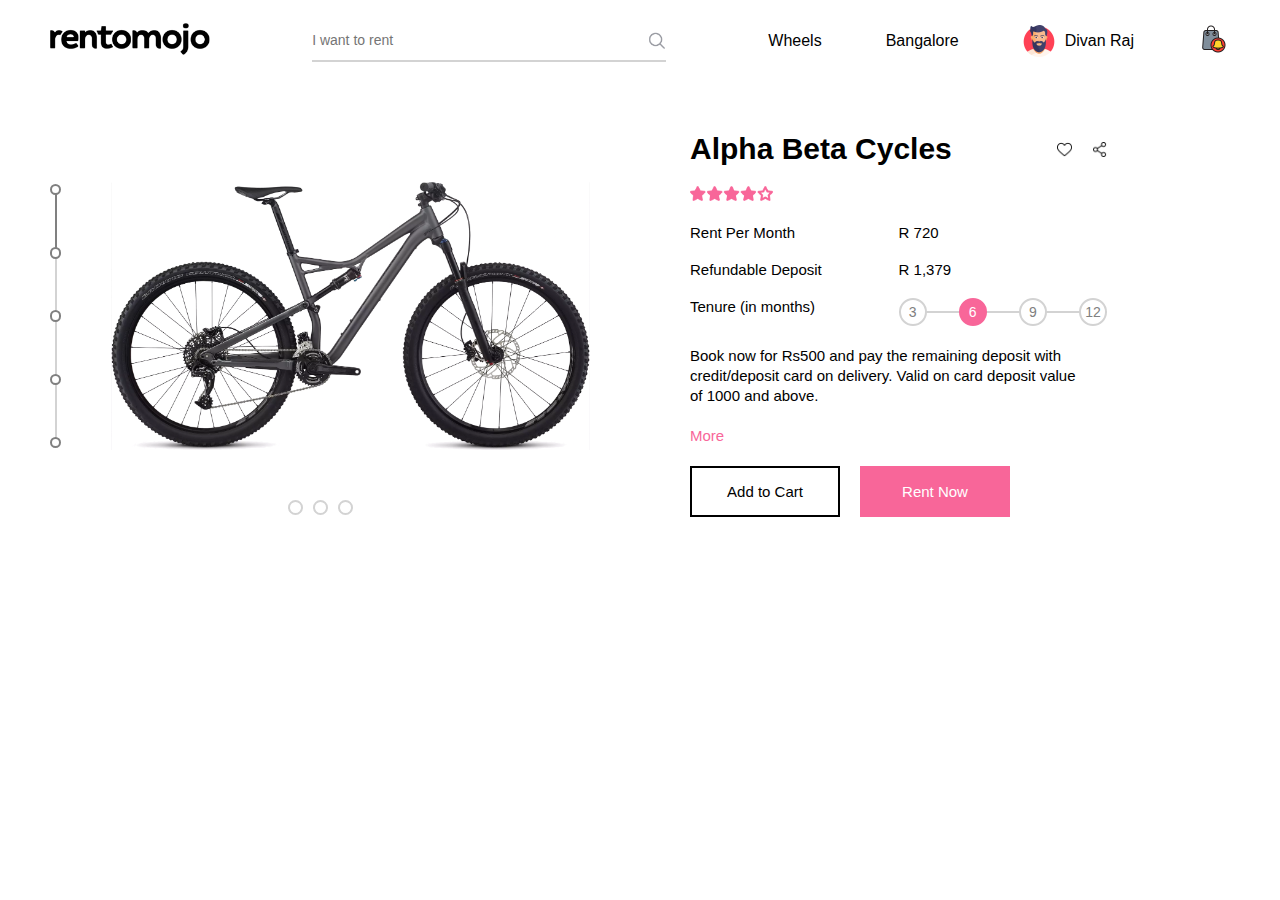
<file: Rentomojo/index.html>
<!DOCTYPE html>
<html lang="en">
<head>
    <meta charset="UTF-8">
    <meta name="viewport" content="width=device-width, initial-scale=1.0">
    <title>Rentomojo</title>
    <link rel="stylesheet" href="style.css">
</head>
<body>

    <!-- Header Section -->
    <header>
        <div class="logo-container">
            <img src="images/logo.png" alt="" class="logo">
        </div>
        <div class="search-bar">
            <input type="search" name="" id="" placeholder="I want to rent">
            <img src="images/search.png" alt="" class="icon">
        </div>
        <nav>
            <li><a href="#">Wheels</a></li>
            <li><a href="#">Bangalore</a></li>
            <li>
                <a href="#" class="user-profile">
                    <img src="images/man.png" alt="" class="icon">
                    <span>Divan Raj</span>
                </a>
            </li>
            <li>
                <a href="#" class="cart">
                    <img src="images/bag (1).png" alt="" class="icon">
                </a>
            </li>
        </nav>
    </header>

    <!-- Main Content -->
    <main>
        <div>
            <div class="left-content">
                <div class="connecting-dots">
                   <input type="radio" name="conncted">
                   <input type="radio" name="conncted">
                   <input type="radio" name="conncted">
                   <input type="radio" name="conncted">
                   <input type="radio" name="conncted">
                </div>
    
                <div class="product-image">
                    <img src="images/bicycle.png" alt="">
                </div>
            </div>
            <div class="radios">
                <input type="radio" name="product" id="">
                <input type="radio" name="product" id="">
                <input type="radio" name="product" id="">
            </div>
        </div>

        <div class="text">
            <div class="heading">
                <h1>Alpha Beta Cycles</h1>
                
                <div>
                    <img src="images/heart.png" alt="" class="icon">
                    <img src="images/share.png" alt="" class="icon">
                </div>

            </div>
                
            <div class="rating-container">
                <img src="images/rating.png" alt="" class="rating">
            </div>

            <div class="with-span">
                <span>Rent Per Month</span>
                <span>R 720</span>
            </div>
            
            <div class="with-span">
                <span>Refundable Deposit</span>
                <span>R 1,379</span>
            </div>

            <div class="with-span">
                <span>Tenure (in months)</span>
                <span class="num-container">
                    <div class="num">3</div>
                    <div class="num active-num">6</div>
                    <div class="num">9</div>
                    <div class="num">12</div>
                </span>
            </div>

            <p>
                Book now for Rs500 and pay the remaining deposit with credit/deposit card on delivery. Valid on card deposit value of 1000 and above.
                <br>
                <br>
                <a href="#" class="more">More</a>
            </p>


            <div class="cta">
                <a href="#" class="secondary">Add to Cart</a>
                <a href="#" class="primary">Rent Now</a>
            </div>
        </div>
     </main>
</body>
</html>
</file>
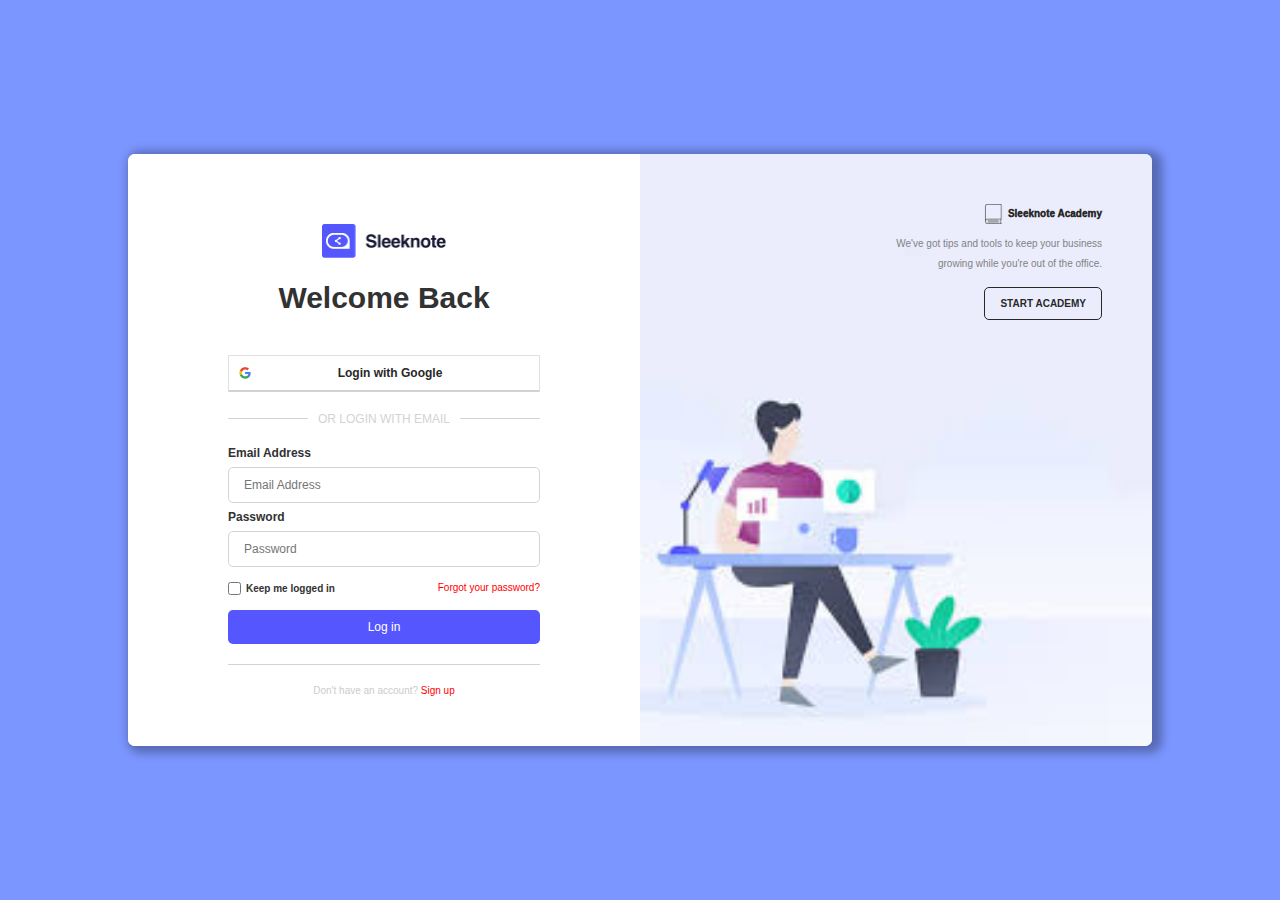
<file: Sleeknote/index.html>
<!DOCTYPE html>
<html lang="en">
<head>
    <meta charset="UTF-8">
    <meta name="viewport" content="width=device-width, initial-scale=1.0">
    <link rel="stylesheet" href="style.css">
    <title>Sleeknote Academy</title>
    <script src="script.js"></script>
</head>
<body>
    <main class="main">
        <div class="left-text">
            <div class="first-sleeknote-image">
                <img src="Sleeknote-logo-agillic.webp" alt="sleeknote-logo"
                width="40%">
            </div>
            <h1>Welcome Back</h1>
    
            <div class="google-login">
                <img src="Google-icon-PNG.png" alt="google-icon">
                <a href="#">Login with Google</a>
                <div> </div>
            </div>
            <div class="sub-header">
                <span>Or login with email</span>
                <hr class="line">
            </div>
            <form action="">
                <div>
                    <label for="email">Email Address</label>
                    <input type="email" name="email" placeholder="Email Address" id="email" class="text-input">
                </div>

                <div>
                    <label for="password">Password</label><br>
                    <input type="password" name="password" id="password" placeholder="Password" class="text-input">
                </div>

                <div class="stay-signed-in">
                       <div>
                            <input type="checkbox" name="signed-in" id="signed-in">
                             <label for="signed-in">Keep me logged in</label>
                       </div>
                        <a href="#" class="color-red">Forgot your password?</a>
                </div>

                <input type="submit" value="Log in" onclick="rowReverse()">
                <hr>

                <div class="sign-up">
                    <span>Don't have an account? <a href="#" class="color-red">Sign up</a></span>
                </div>
            </form>
        </div>
        <div class="right-image">
            <div>
                <!-- <img src="sleeknote" alt=""> -->
                <div class="text-on-image">
                    
                    <div class="book-icon">
                        <img src="book.png" alt="Book icon">
                        <h4>Sleeknote Academy</h4>
                    </div>
                    <p>
                        We've got tips and tools to keep your business growing while you're out of the office.
                    </p>
                    <a href="#">Start Academy</a>
                </div>
            </div>
        </div>
    </main>
</body>
</html>
</file>
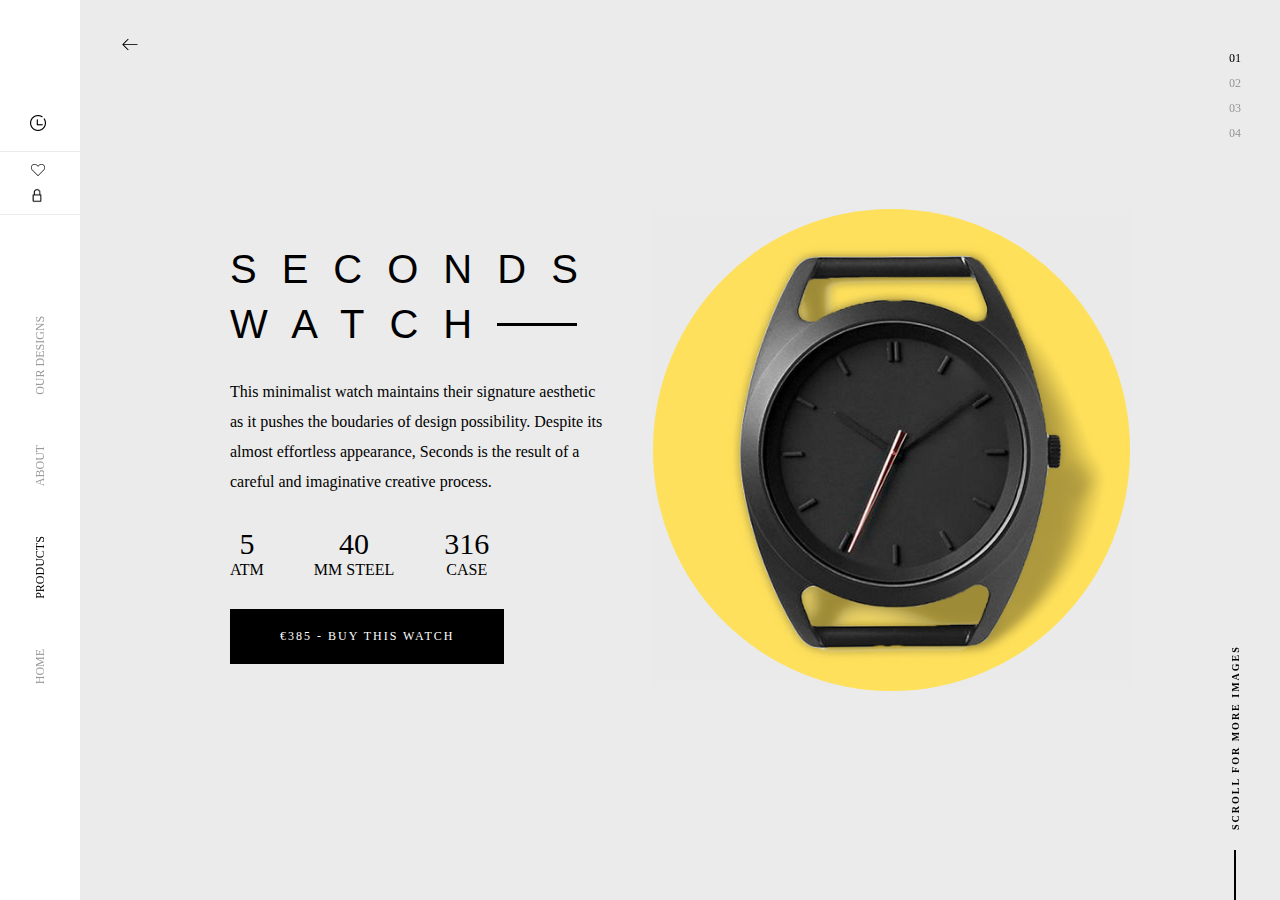
<file: Watch/index.html>
<!DOCTYPE html>
<html lang="en">
<head>
    <meta charset="UTF-8">
    <meta name="viewport" content="width=device-width, initial-scale=1.0">
    <title>Seconds Watch</title>
    <link rel="stylesheet" href="style.css">
</head>
<body>
    
    <!-- Navigation Bar -->
    <div class="nav-bar">
        <div></div>

        <!-- Navigation Bar Links -->
        <div class="nav-links">
            <li>
                <a href="#">Home</a>
            </li>

            <li>
                <a href="#" class="active">Products</a>
            </li>

            <li>
                <a href="#">About</a>
            </li>

            <li>
                <a href="#">Our Designs</a>
            </li>
        </div>
        <!-- Navigation Bar Icons -->
        <div class="nav-icons">
            <div class="user-actions">
                <div>
                    <img src="lock.png" alt="lock-icon" width="16px">
                </div>
                <div>
                    <img src="free-heart-icon-3510-thumb.png" alt="heart-icon" width="16px">
                </div>
            </div>
            <div>
                <img src="clock_179104.png" alt="history-icon" width="16px">
            </div>
        </div>
  </div>

  
  <!-- Content -->
  <main>
      <!-- Return Icon -->
      <div class="back-icon">
          <img src="back.png" alt="back-icon" width="20px">
      </div>
      
    <!-- Main Content -->
    <div class="main-content">
        <div class="text">
            <div class="heading">
                <h1>Seconds</h1>
                <div class="text-with-line">
                    <h1>watch</h1>
                    <hr>
                </div>
            </div>

            <p>
                This minimalist watch maintains their signature aesthetic as it pushes the boudaries of design possibility. Despite its almost effortless appearance, Seconds is the result of a careful and imaginative creative process.
            </p>

            <div class="item-descr">
                <div>
                    <div class="num">5</div>
                    <div>ATM</div>
                </div>

                <div>
                    <div class="num">40</div>
                    <div>MM STEEL</div>
                </div>

                <div>
                    <div class="num">316</div>
                    <div>CASE</div>
                </div>
            </div>

            <a href="#" class="cta">€385 - Buy This Watch</a>

        </div>

        <div class="main-img">
                <img src="watch.png" alt="" width="100%">            
        </div>
    </div>

    <div class="pages">
        <ul class="nav-links">
            <li class="active">01</li>
            <li>02</li>
            <li>03</li>
            <li>04</li>
        </ul>
    
        <span>Scroll For More Images <hr></span>
    </div>
</main>

</body>
</html>
</file>
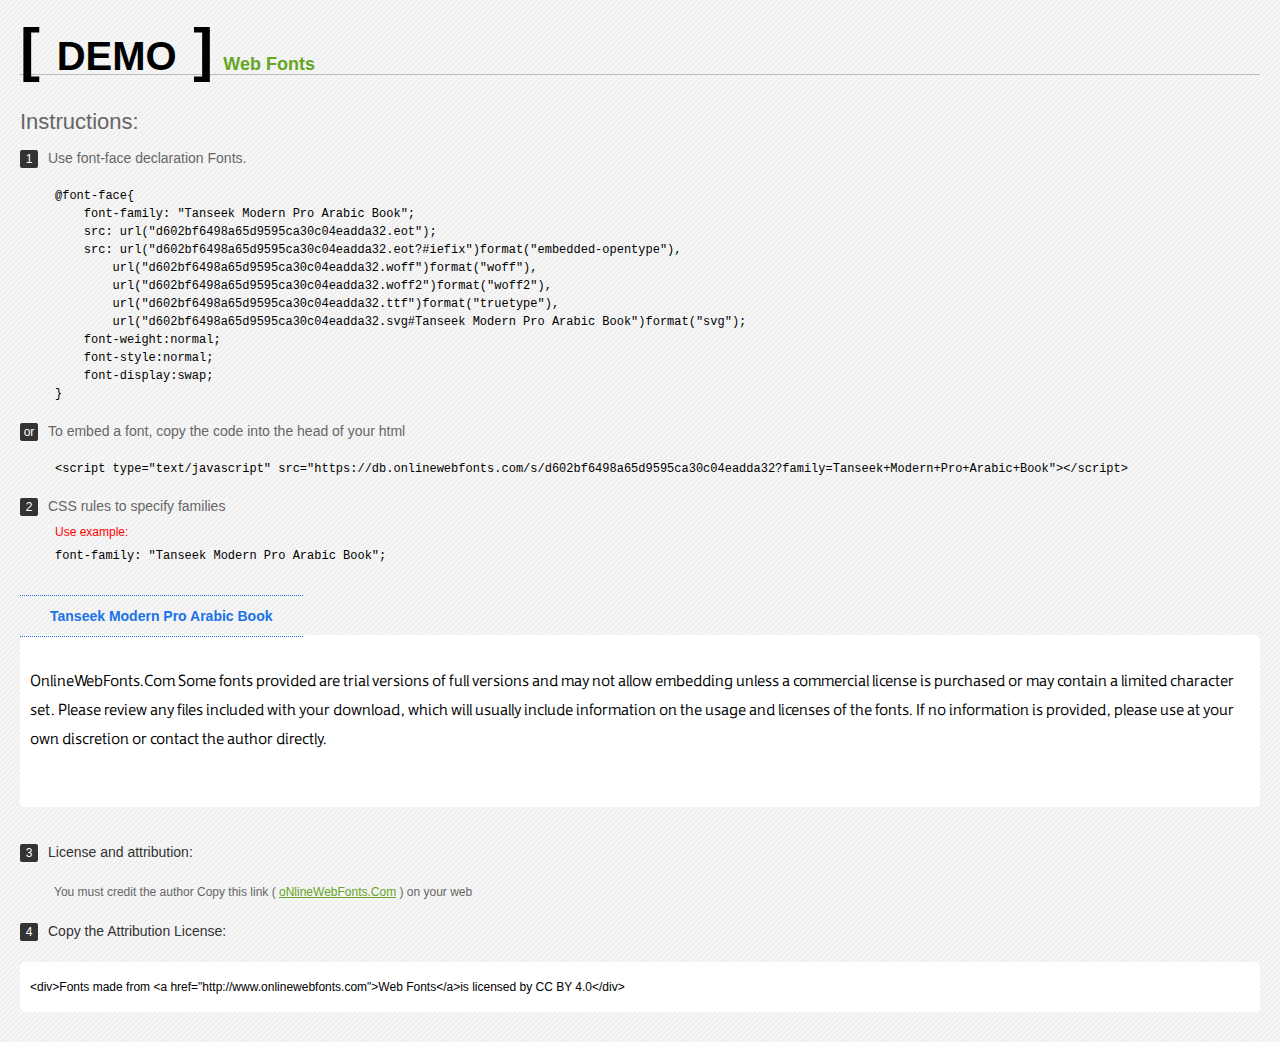
<file: Watch/Tanseek Modern Pro Arabic Book/Web Fonts/Web Fonts Demo.html>
<!doctype html>
<html>
<head>
<meta charset="utf-8">
<title>Tanseek Modern Pro Arabic Book Fonts Demo</title>
<style type="text/css">
*{margin:0;padding:0;list-style-type:none;}body{font-family:Arial,Helvetica,sans-serif;line-height:1.5;font-size:16px;padding:20px;color:#333;background-image:url([data-uri]);}a{color:#66A523;}a:hover,.g:hover{opacity:0.7;}h1{font-size:60px;border-bottom:1px solid #bbb;line-height:20px;color:#000;text-transform:uppercase;margin-top:20px;}h1 a{font-size:18px;color:#66A523;text-decoration:none;text-transform:capitalize;margin-left:10px;}h1 font{font-size:40px;}.info{float:left;font-size:14px;margin-top:30px;color:#666;}.info .inst{font-size:22px;margin-bottom:10px;}.info span,.by span{color:#fff;border-radius:2px;display:inline-block;width:18px;height:18px;text-align:center;margin-right:10px;background-color:#333333;font-size:12px;line-height:18px;}.info .exs{font-size:12px;color:#666;margin-left:35px;display:block;}.info .exs font{color:#f00;line-height:30px;}.demo{float:left;width:100%;height:auto;padding-bottom:10px;margin-top:70px;background-color:#FFF;border-radius:5px;}.demo a{color:#1a73e8;float:left;font-weight:bold;font-size:14px;padding-right:30px;padding-left:30px;position:relative;border-top-width:1px;border-top-style:dotted;border-top-color:#1A73E8;text-decoration:none;border-bottom-width:1px;border-bottom-style:dotted;border-bottom-color:#1A73E8;line-height:40px;margin-top:-40px;}.demo .t{font-size:24px;float:left;width:calc(100% - 20px);color:#000;height:120px;margin-top:20px;line-height:1.2em;overflow-x:hidden;padding:10px;}.by{padding-top:15px;float:left;width:100%;margin-top:10px;margin-right:0;margin-bottom:10px;margin-left:0;font-size:14px;color:#666;}.by .b{padding-top:10px;padding-bottom:10px;color:#333;}.by .a{padding-top:10px;padding-bottom:10px;margin-left:34px;font-size:12px;}.te{width:100%;height:auto;border:0px solid #CCC;resize:none;float:left;margin-top:10px;line-height:16px;overflow:hidden;border-radius:5px;color:#000000;background-color:#FFF;font-size:12px;margin-bottom:20px;text-indent:10px;padding-top:17px;padding-bottom:17px;}pre{color:#000;}
</style>
<style type="text/css">

@font-face{
    font-family: "Tanseek Modern Pro Arabic Book";
    src: url("d602bf6498a65d9595ca30c04eadda32.eot");
    src: url("d602bf6498a65d9595ca30c04eadda32.eot?#iefix")format("embedded-opentype"),
        url("d602bf6498a65d9595ca30c04eadda32.woff")format("woff"),
        url("d602bf6498a65d9595ca30c04eadda32.woff2")format("woff2"),
        url("d602bf6498a65d9595ca30c04eadda32.ttf")format("truetype"),
        url("d602bf6498a65d9595ca30c04eadda32.svg#Tanseek Modern Pro Arabic Book")format("svg");
    font-weight:normal;
    font-style:normal;
    font-display:swap;
}

</style>
</head>
<body>
<h1> <span>[ <font>Demo</font> ]</span><a href="http://www.onlinewebfonts.com" target="_blank">Web Fonts</a></h1>
<div class="info">
  <div class="inst">Instructions:</div>
  <span>1</span>Use font-face declaration Fonts.
  <div class="exs">
    <pre>

@font-face{
    font-family: "Tanseek Modern Pro Arabic Book";
    src: url("d602bf6498a65d9595ca30c04eadda32.eot");
    src: url("d602bf6498a65d9595ca30c04eadda32.eot?#iefix")format("embedded-opentype"),
        url("d602bf6498a65d9595ca30c04eadda32.woff")format("woff"),
        url("d602bf6498a65d9595ca30c04eadda32.woff2")format("woff2"),
        url("d602bf6498a65d9595ca30c04eadda32.ttf")format("truetype"),
        url("d602bf6498a65d9595ca30c04eadda32.svg#Tanseek Modern Pro Arabic Book")format("svg");
    font-weight:normal;
    font-style:normal;
    font-display:swap;
}

</pre>
  </div>
  <span>or</span>To embed a font, copy the code into the head of your html
  <div class="exs">
<br/><pre>&lt;script type=&quot;text/javascript&quot; src=&quot;https://db.onlinewebfonts.com/s/d602bf6498a65d9595ca30c04eadda32?family=Tanseek+Modern+Pro+Arabic+Book&quot;&gt;&lt;/script&gt;</pre><br/>
  </div>
  <span>2</span>CSS rules to specify families
  <div class="exs"><font>Use example:</font> <br/>
    <pre>
font-family: &quot;Tanseek Modern Pro Arabic Book&quot;;
</pre>
  </div>
</div>
<!--demo-->
<div class="demo"><a href="https://www.onlinewebfonts.com/download/d602bf6498a65d9595ca30c04eadda32" target="_blank">Tanseek Modern Pro Arabic Book</a>
  <div class="t" style='font-family:"Tanseek Modern Pro Arabic Book"'>
  OnlineWebFonts.Com Some fonts provided are trial versions of full versions and may not allow embedding 
unless a commercial license is purchased or may contain a limited character set. 
Please review any files included with your download, 
which will usually include information on the usage and licenses of the fonts. 
If no information is provided, 
please use at your own discretion or contact the author directly.</div>
</div>
<!--demo-->
<div class="by">
  <div class="b"><span>3</span>License and attribution:</div>
  <div class="a">You must credit the author Copy this link ( <a href="http://www.onlinewebfonts.com" target="_blank">oNlineWebFonts.Com</a> ) on your web</div>
  <div class="b"><span>4</span>Copy the Attribution License:</div>
  <div class="te">&lt;div&gt;Fonts made from &lt;a href="http://www.onlinewebfonts.com"&gt;Web Fonts&lt;/a&gt;is licensed by CC BY 4.0&lt;/div&gt;</div>
</div>
</body>
</html>
</file>
<file: Rentomojo/style.css>
* {
    margin: 0;
    padding: 0;
    box-sizing: border-box;
    font-family: Arial, Helvetica, sans-serif;
    /* border: thin solid black; */
}

:root {
    --clr-light: #fff;
    --clr-accent: #f86699;
    --clr-dark: #000;
}

header {
    padding: 20px 50px;
    display: flex;
    align-items: center;
    justify-content: space-between;
    /* gap: 50px; */
    /* font-size: 14px; */
}

.logo-container {
    width: 10em;
}

.logo {
    width: 100%;
}

header nav, .search-bar {
    display: flex;
    align-items: center;
}

nav {
    gap: 4em;
}

 header .icon {
    max-width: 2em;
}

header li {
    list-style: none;
    display: flex;
    align-items: center;

}

.user-profile {
    display: inline-flex;
    align-items: center;
    gap: 10px;
}

a {
    text-decoration: none;
}

header a {
    color: var(--clr-dark);
}

.search-bar {
    border-bottom: 2px solid lightgrey;
    width: 30%;
    padding: 10px 0;
}

.search-bar .icon {
    width: 1.2em;
}

header input {
    border: none;
    outline: none;
    width: 100%;
    font-size: 14px;
}

main {
    font-size: 15px;
    display: grid;
    grid-template-columns: 1fr 1fr;
    padding: 50px 50px 0;
    gap: 100px;
}

.left-content {
    display: flex;
}

.connecting-dots {
    display: flex;
    flex-direction: column;
    justify-content: space-evenly;
    /* gap: 30px; */
    position: relative;
    z-index: 2;
}

.connecting-dots::before {
    content: "";
    width: 20%;
    /* justify-self: flex-start; */
    top: 15%;
    align-self: center;
    height: 17%;
    background-color: gray;
    position: absolute;
    z-index: 2;
}

.connecting-dots::after {
    content: "";
    width: 20%;
    justify-self: center;
    align-self: center;
    height: 70%;
    background-color: lightgray;
    position: absolute;
    z-index: 1;
}

.connecting-dots input {
    position: relative;
    z-index: 10;
    display: grid;
    place-content: center;
    appearance: none;
    width: .85em;
    height: .85em;
    color: currentColor;
    background-color: var(--clr-light);
    border-radius: 100%;
    border: .15em solid gray;
}

.connecting-dots input::before {
    content: "";
    width: .65em;
    height: .65em;
    transform: scale(0);
    border-radius: 50%;
    box-shadow: inset 1em 1em var(--clr-dark);
    transition: transform 120ms ease-in-out;
}

.connecting-dots input:checked::before {
    transform: scale(1);
}

main .icon {
    width: 1em;
}


.product-image {
    padding: 50px 0 50px 50px;
    /* margin-right: 100px; */
    display: flex;
    justify-content: center;
    align-items: center;
}

.product-image img{
    width: 100%;
}

.radios {
    display: flex;
    justify-content: center;
    gap: 10px;   
}

.radios input {
    display: grid;
    place-content: center;
    appearance: none;
    background-color: var(--clr-light);
    margin: 0;
    font: inherit;
    /* color: currentColor; */
    width: 1em;
    height: 1em;
    border: 0.15em solid lightgray;
    border-radius: 100%;
}

.radios input::before {
    content: "";
    width: 1em;
    height: 1em;
    border-radius: 50%;
    transform: scale(0);
    transition: transform 120ms ease-in-out;
    box-shadow: inset 1em 1em var(--clr-accent);
}

.radios input:checked::before {
    transform: scale(1);
}

.text {
    display: grid;
    align-items: start;
    gap: 20px;
    width: 50ch;
    /* padding-right: 180px; */
}

.heading {
    display: flex;
    justify-content: space-between;
    align-items: center;
    gap: 20px;
}

.heading div {
    display: inline-flex;
    align-items: center;
    gap: 20px;
}

.rating-container {
    width: 20%;
}

.rating {
    width: 100%;
}

.with-span {
    display: grid;
    grid-template-columns: 1fr 1fr;
}

.num-container {
    display: flex;
    justify-content: space-between;
    align-items: center;
    position: relative;
    z-index: 2;
}

.num-container::before {
    content: "";
    width: 100%;
    height: 2px;
    background-color: lightgray;
    position: absolute;
    z-index: 1;
}

.num-container div {
    font-size: 14px;
    display: grid;
    place-content: center;
    border: 2px solid lightgray;
    color: gray;
    background-color: var(--clr-light);
    width: 2em;
    height: 2em;
    border-radius: 100%;
    position: relative;
    z-index: 2;
}

.num.active-num {
    background: var(--clr-accent);
    border-color: var(--clr-accent);
    color: var(--clr-light);
}

p {
    line-height: 20px;
    max-width: 48ch;
}

.more {
    color: var(--clr-accent);
}

.cta {
    display: flex;
    gap: 20px;
    align-items: center;
}

.cta a {
    padding: 15px 30px;
    width: 10em;
    text-align: center;
    box-sizing: border-box;
}

.cta .secondary {
    color: var(--clr-dark);
    border: 2px solid var(--clr-dark);
    font-weight: 500;
}

.cta .primary {
    color: var(--clr-light);
    background-color: var(--clr-accent);
    padding: 17px 30px;
}
</file>
<file: Sleeknote/style.css>
* {
    margin: 0;
    padding: 0;
    box-sizing: border-box;
    font-family: Arial, Helvetica, sans-serif;
}

body {
    font-size: 12px;
    background-color: #7b96ff;
    padding: 50px;
    height: 100vh;
    display: flex;
    justify-content: center;
    align-items: center;

}

.main {
   display: flex;
   width: 80vw;
   color: #323232;
   border-radius: 7px;
   background-color: whitesmoke;
   box-shadow: 5px 2px 10px 5px rgba(0, 0, 0, .3);

}

.left-text {
    width: 50%;
    padding: 50px 100px;
    background-color: #fff;
    border-radius: 7px 0 0 7px;
    display: flex;
    flex-direction: column;

}

.google-login {
    /* text-align: center; */
    width: 100%;
    padding: 10px;
    border: thin solid rgba(211, 211, 211, 0.692);
    border-bottom: 2px solid lightgrey;
    margin-bottom: 20px;
    display: flex;
    align-items: center;
    justify-content: space-between;
}

.google-login img {
    width: 12px;
}

.google-login a{
    text-decoration: none;
    font-weight: 600;
}

.sub-header {
    text-transform: uppercase;
    text-align: center;
    color: lightgrey;
    margin-bottom: 20px;
    position: relative;
}

.sub-header > span {
    background-color: #fff;
    padding: 10px;
    position: relative;
    z-index: 2;
}

.line {
    position: absolute;
    top: -14px;
    z-index: 1;
}

label {
    font-weight: 600;
}

.text-input {
    font-size: 12px;
    width: 100%;
    outline: none;
    border: thin solid rgb(211, 211, 211);
    padding: 10px 15px;
    border-radius: 5px;
    margin: 7px 0;
}

.stay-signed-in {
    display: flex;
    justify-content: space-between;
    margin: 8px 0 15px;
    font-size: smaller;
}

.stay-signed-in > div {
    display: inline-flex;
    align-items: center;
    gap: 5px;
}

.first-sleeknote-image {
    text-align: center;
    font-weight: 600;
    padding: 20px 0;
}

input[type*="submit"] {
    border: none;
    padding: 10px;
    font-size: 12px;
    width: 100%;
    background-color: #5556fe;
    color: #fff;
    border-radius: 5px;
}

.sign-up{
    text-align: center;
    width: 100%;
    color: #cbcbcb;
    font-size: smaller;
}

.color-red {
    color: red;
}

h1 {
    text-align: center;
    margin-bottom: 40px;
    font-size: 30px;
}

hr {
    background-color: lightgrey;
    border: none;
    height: 1px;
    margin: 20px 0;
    width: 100%;
}

.right-image {
    width: 50%;
    background-image: url(bg.jpg);
    background-size: cover;
    border-radius: 0 7px 7px 0;
}

.text-on-image {
    padding: 50px;
    width: 60%;
    word-break: break-all;
    text-align: right;
    float: right;
    font-size: smaller;
    line-height: 20px;
    color:#828282;
}

.text-on-image p {
    padding-bottom: 20px;
}

.book-icon {
    display: flex;
    justify-content: flex-end;
    gap: 5px;
    margin-bottom: 10px;
}

.book-icon img {
    width: 9%;
    aspect-ratio: 1;
}

.book-icon h4 {
    font-weight: 1000;
    color: #282828;
}

.text-on-image a {
    text-align: center;
    padding: 10px 15px;
    font-weight: 600;
    text-transform: uppercase;
    border: thin solid #282828;
    border-radius: 5px;
    margin-top: 20px;
    text-wrap: nowrap;
}

a {
    text-decoration: none;
    color: #282828;
}
</file>
<file: Watch/style.css>
@font-face {
    font-family: "Tanseek Modern Pro Arabic Book";
    src: url("https://db.onlinewebfonts.com/t/d602bf6498a65d9595ca30c04eadda32.eot");
    src: url("https://db.onlinewebfonts.com/t/d602bf6498a65d9595ca30c04eadda32.eot?#iefix")format("embedded-opentype"),
    url("https://db.onlinewebfonts.com/t/d602bf6498a65d9595ca30c04eadda32.woff2")format("woff2"),
    url("https://db.onlinewebfonts.com/t/d602bf6498a65d9595ca30c04eadda32.woff")format("woff"),
    url("https://db.onlinewebfonts.com/t/d602bf6498a65d9595ca30c04eadda32.ttf")format("truetype"),
    url("https://db.onlinewebfonts.com/t/d602bf6498a65d9595ca30c04eadda32.svg#Tanseek Modern Pro Arabic Book")format("svg");
}

:root {
    --clr-lt: #ebebeb;
    --clr-ltr: #fff;
    --clr-accent: #ffe15b;
    --clr-dk: #9a9a9a;
    --clr-dkr: #000;

    --fs-lgt: 40px; 
    --fs-lgr: 30px; 
    --fs-base: 12px;
    --fs-sml: 10px;

    --ls-sl: 20;
    --ls-md: 300;
    --ls-lg: 340;
}

  /*
    ---to display vertical text---
        writing-mode: vertical-lr;
        text-orientation: mixed; */

* {
    margin: 0;
    padding: 0;
    box-sizing: border-box;
    font-family: 'Microsoft Sans Serif';
    /* border: thin solid black; */
}

a {
    text-decoration: none;
    color: var(--clr-dk);
}

.nav-bar {
    font-family: 'Tanseek Modern Pro Arabic Book';
    text-transform: uppercase;
    position: fixed;
    width: 100vh;
    height: 80px;
    padding: 0 15px;
    background-color: var(--clr-ltr);
    /* text-orientation:sideways-right;
    writing-mode: vertical-rl; */
    display: flex;
    justify-content: space-evenly;
    align-items: center;
    transform-origin: left top;
    transform: rotate(-90deg) translateX(-100%); 

}

.nav-icons {
    display: flex;
    gap: 20px;
    justify-content: center;
    align-items: center;
    height: 100%;
}

.nav-icons img {
    rotate: 90deg;
}

.user-actions {
    display: inline-flex;
    height: 100%;
    justify-content: space-evenly;
    align-items: center;
    gap: 10px;
    padding: 0 10px;
    border-left: thin solid var(--clr-lt);
    border-right: thin solid var(--clr-lt);

}

.nav-links {
    font-size: var(--fs-base);
    display: flex;
    list-style: none;
    gap: 50px;
}

.back-icon {
    position: fixed;
    top: 35px;
    left: 120px;
}

main {
    margin-left: 80px;
    padding: 50px 150px;
    min-height: 100vh;
    background-color: var(--clr-lt);
    display: flex;
    justify-content: center;
    align-items: center;
}

.main-content {
    display: grid;
    grid-template-columns: 1fr 3fr;
    justify-content: space-between;
    align-items: center;
}

.text {
    display: inline-flex;
    flex-direction: column;
    gap: 30px;
    align-items: flex-start;
    padding: 10px 50px 0 0;
}

.heading {
    display: flex;
    flex-direction: column;
    gap: 10px;
}

h1 {
    font-size: var(--fs-lgt);
    font-family:Arial, Helvetica, sans-serif;
    text-transform: uppercase;
    font-weight: 100;
    letter-spacing: 25px;
}

.text-with-line {
    display: inline-flex;
    align-items: center;
    /* width: 60%; */
}

main hr {
    height: 3px;
    width: 80px;
    border: none;
    background-color: var(--clr-dkr);
}

p {
    line-height: 30px;
}

.item-descr {
    display: flex;
    justify-content: space-between;
    gap: 50px;
}

.item-descr > div {
    display: flex;
    flex-direction: column;
    align-items: center;
}

.num {
    font-size: var(--fs-lgr);
}

.cta {
    font-size: var(--fs-base);
    text-transform: uppercase;
    letter-spacing: 2px;
    background-color: var(--clr-dkr);
    padding: 20px 50px;
    color: var(--clr-ltr);
}

.main-img {
    background-color: var(--clr-accent);
    border-radius: 100%;
}

.pages {
    position: fixed;
    top: 0;
    right: 0;
    width: 100vh;
    transform-origin: top right;
    transform: rotate(270deg) translateY(-100%);
    display: flex;
    justify-content: space-between;
    align-items: center;
    flex-direction: row-reverse;
}

ul.nav-links {
    list-style: none;
    transform: rotate(-270deg) translateY(100%);
    flex-direction: column;
    gap: 10px;
    color: var(--clr-dk);
}

.pages span {
    font-size: var(--fs-sml);
    font-weight: 600;
    text-transform: uppercase;
    letter-spacing: 2px;
    display: inline-flex;
    flex-direction: row-reverse;
    align-items: center;
    gap: 20px;
}

.pages hr {
    height: 2px;
    width: 50px;
}

img {
    /* width: 100%; */
}

.active {
    color: var(--clr-dkr);
}
</file>
